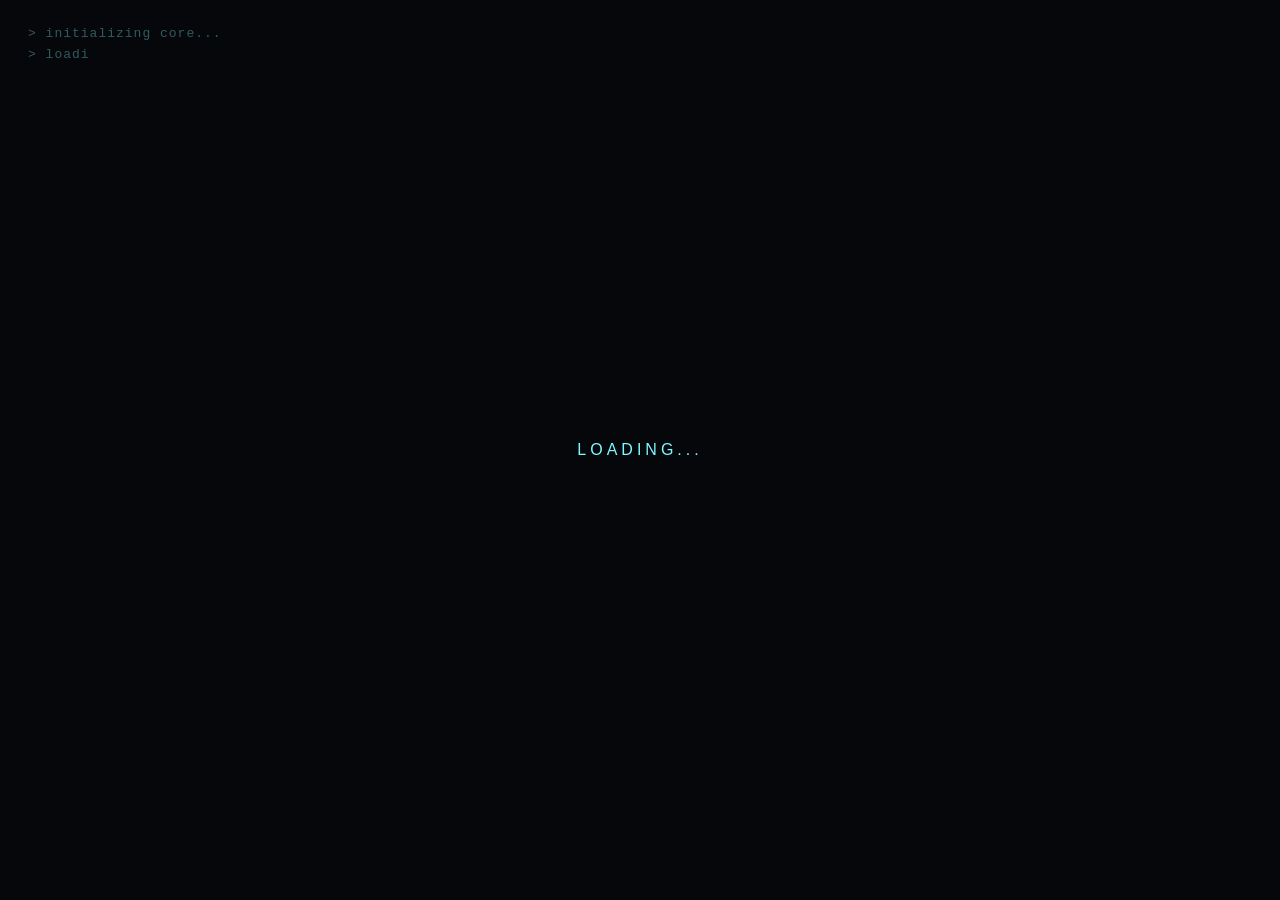
<file: index.html>
<!DOCTYPE html>
<html lang="en">
<head>

  <meta charset="UTF-8" />
  <meta name="viewport" content="width=device-width, initial-scale=1.0" />

  <title>Cliff Jiang Portfolio</title>

  <link rel="stylesheet" href="style.css" />
</head>

<body>
  <!-- =========================================================
    LOADING SCREEN
      Shows the fake terminal boot sequence before the site opens.
       Controlled by script.js through:
        #code-log
        hide-loading
  ========================================================== -->
  <section id="loading-screen" class="screen loading-screen" aria-label="Loading screen">
    <div class="code-log" id="code-log"></div>
    <div class="loading-text">LOADING...</div>
  </section>


  <!-- =========================================================
    START SCREEN
      First interactive screen after loading.
       User clicks or presses a key to enter the main portfolio map.
       Controlled by script.js through:
        start-exit
  ========================================================== -->
  <section id="start-screen" class="screen start-screen" aria-label="Start screen">
    <div class="start-content">
      <h1>WELCOME ABOARD</h1>
      <p>You have arrived at Cliff Jiang's portfolio</p>
      <div class="press-text">PRESS TO OPEN</div>
    </div>
  </section>


  <!-- =========================================================
    MAIN MAP SCREEN
      Main visual area of the website.
       Includes:
        map background
        dark overlay
        grid overlay
        right-side navigation UI
        temporary title text(will be replaced after map update)
       Controlled by script.js through:
        .map-active
  ========================================================== -->
  <main id="map-screen" class="screen map-screen" aria-label="Project map screen">
    <!-- =======================================================
  MAP WORLD
    This layer contains the actual map image and clickable map points.
    JS will zoom this whole layer toward the selected point.
======================================================== -->
<div class="map-world" id="mapWorld">
  <!-- Background image layer -->
  <div class="map-bg" aria-hidden="true"></div>

  <!-- Clickable points on the map.
       --x and --y decide the point position on screen.
       data-section must match the right-side UI button.
       data-url is the page to open after the animation.
  -->
  <div class="map-points" aria-label="Map interaction points">
    <button
      class="map-point"
      type="button"
      data-section="about"
      data-url="about.html"
      style="--x: 42%; --y: 38%;"
      aria-label="Open About page"
    >
      <span class="point-core"></span>
      <span class="point-label">ABOUT</span>
    </button>

    <button
      class="map-point"
      type="button"
      data-section="game"
      data-url="game.html"
      style="--x: 54%; --y: 52%;"
      aria-label="Open Game portfolio page"
    >
      <span class="point-core"></span>
      <span class="point-label">GAME</span>
    </button>

    <button
      class="map-point"
      type="button"
      data-section="art"
      data-url="art.html"
      style="--x: 34%; --y: 58%;"
      aria-label="Open Art Work portfolio page"
    >
      <span class="point-core"></span>
      <span class="point-label">ART</span>
    </button>

    <button
      class="map-point"
      type="button"
      data-section="sound"
      data-url="sound.html"
      style="--x: 62%; --y: 34%;"
      aria-label="Open Sound portfolio page"
    >
      <span class="point-core"></span>
      <span class="point-label">SOUND</span>
    </button>

    <button
      class="map-point"
      type="button"
      data-section="cv"
      data-url="cv.html"
      style="--x: 47%; --y: 67%;"
      aria-label="Open CV page"
    >
      <span class="point-core"></span>
      <span class="point-label">CV</span>
    </button>

    <button
      class="map-point"
      type="button"
      data-section="contact"
      data-url="contact.html"
      style="--x: 70%; --y: 60%;"
      aria-label="Open Contact page"
    >
      <span class="point-core"></span>
      <span class="point-label">CONTACT</span>
    </button>
  </div>
</div>

<!-- Dark gradient / vignette overlay -->
<div class="map-overlay" aria-hidden="true"></div>

<!-- Sci-fi grid overlay -->
<div class="map-grid" aria-hidden="true"></div>

<!-- Four edge lines that move toward the selected map point -->
<div class="target-lines" id="targetLines" aria-hidden="true">
  <span class="target-line line-top"></span>
  <span class="target-line line-bottom"></span>
  <span class="target-line line-left"></span>
  <span class="target-line line-right"></span>
</div>


    <!-- =======================================================
      RIGHT SIDE UI
         Current navigation structure:
          ABOUT
          PORTFOLIO
            GAME
            ART WORK
            SOUND
          CV
          CONTACT
    ======================================================== -->
    <aside class="right-ui" aria-label="Right side interface">
      <nav class="right-nav" id="rightNav" aria-label="Main navigation">
        <!-- About button -->
        <button class="nav-block" type="button" data-section="about">
          <span class="nav-label">ABOUT</span>
        </button>


        <!-- Portfolio parent block -->
        <div class="nav-group portfolio-group" id="portfolioGroup">
          <button
            class="nav-block portfolio-main"
            id="portfolioBtn"
            type="button"
            aria-expanded="false"
            aria-controls="portfolioSubmenu"
          >
            <span class="nav-label">PORTFOLIO</span>
            <span class="nav-arrow" aria-hidden="true">⌄</span>
          </button>

          <!-- Portfolio child blocks -->
          <div class="portfolio-submenu" id="portfolioSubmenu">
            <button class="sub-block" type="button" data-section="game">
              GAME
            </button>

            <button class="sub-block" type="button" data-section="art">
              ART WORK
            </button>

            <button class="sub-block" type="button" data-section="sound">
              SOUND
            </button>
          </div>
        </div>


        <!-- CV button -->
        <button class="nav-block" type="button" data-section="cv">
          <span class="nav-label">CV</span>
        </button>


        <!-- Contact button -->
        <button class="nav-block" type="button" data-section="contact">
          <span class="nav-label">CONTACT</span>
        </button>
      </nav>
    </aside>


    <!-- Temporary center title. This will be replaced by actual content panels. -->
    <!-- <h2 class="map-title">PROJECT MAP</h2> -->
  </main>


  <!-- Main JavaScript -->
  <script src="script.js"></script>
</body>
</html>
</file>
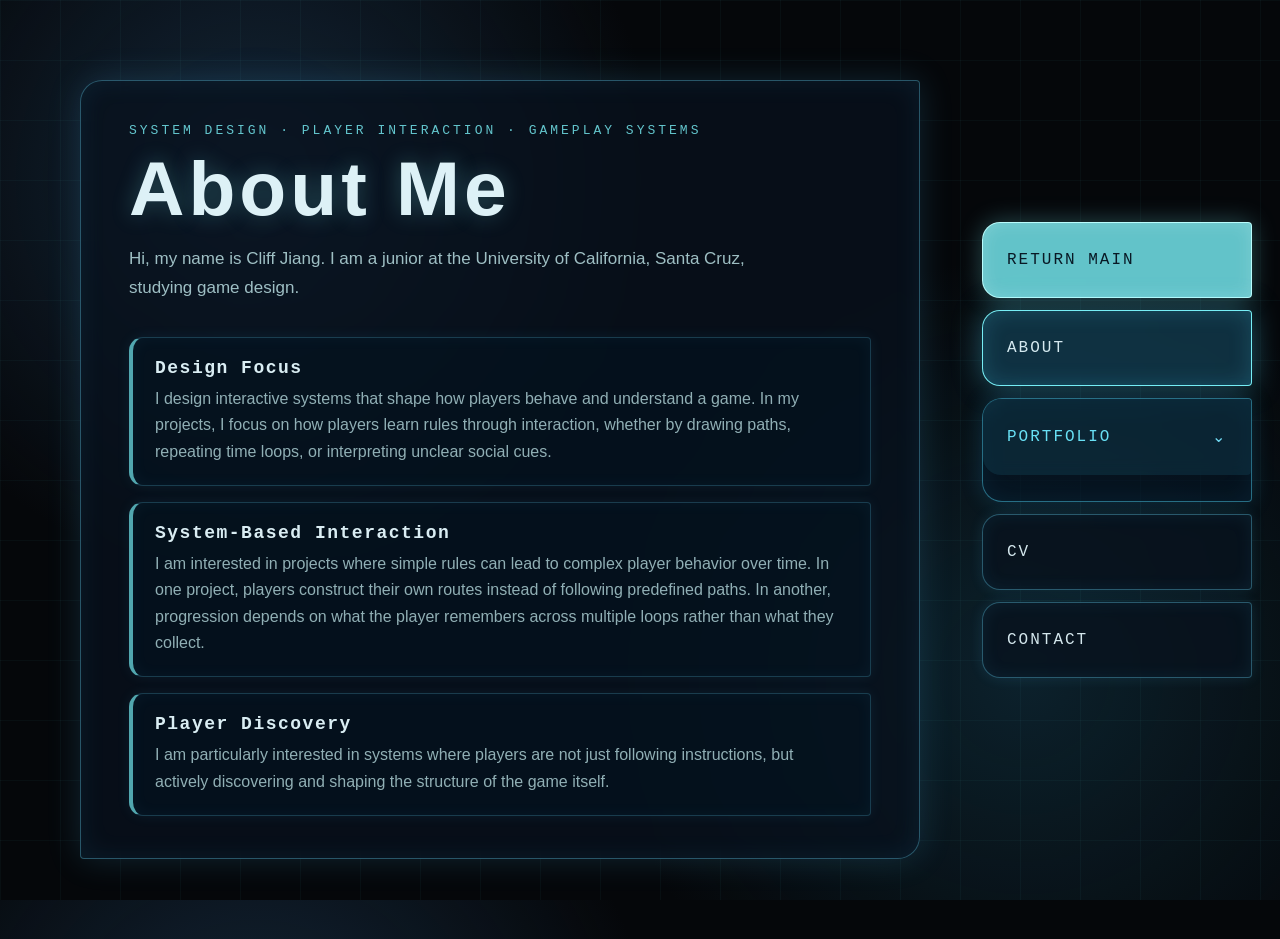
<file: about.html>
<!DOCTYPE html>
<html lang="en">
<head>
  <meta charset="UTF-8" />
  <meta name="viewport" content="width=device-width, initial-scale=1.0" />

  <title>About - Cliff Jiang Portfolio</title>

  <link rel="stylesheet" href="style.css" />
  <link rel="stylesheet" href="subpage.css" />
</head>

<body class="subpage" data-page="about">
  <div class="subpage-grid" aria-hidden="true"></div>

  <main class="subpage-main">
    <section class="subpage-panel">
      <p class="subpage-kicker">SYSTEM DESIGN · PLAYER INTERACTION · GAMEPLAY SYSTEMS</p>

      <h1>About Me</h1>

      <p class="subpage-intro">
        Hi, my name is Cliff Jiang. I am a junior at the University of California,
        Santa Cruz, studying game design.
      </p>

      <div class="subpage-content">
        <article class="project-card">
          <h2>Design Focus</h2>
          <p>
            I design interactive systems that shape how players behave and understand
            a game. In my projects, I focus on how players learn rules through
            interaction, whether by drawing paths, repeating time loops, or interpreting
            unclear social cues.
          </p>
        </article>

        <article class="project-card">
          <h2>System-Based Interaction</h2>
          <p>
            I am interested in projects where simple rules can lead to complex player
            behavior over time. In one project, players construct their own routes
            instead of following predefined paths. In another, progression depends on
            what the player remembers across multiple loops rather than what they
            collect.
          </p>
        </article>

        <article class="project-card">
          <h2>Player Discovery</h2>
          <p>
            I am particularly interested in systems where players are not just following
            instructions, but actively discovering and shaping the structure of the game
            itself.
          </p>
        </article>
      </div>
    </section>
  </main>

  <aside class="right-ui subpage-right-ui" aria-label="Right side interface">
    <nav class="right-nav" aria-label="Subpage navigation">
      <button class="nav-block return-main" id="returnMainBtn" type="button">
        <span class="nav-label">RETURN MAIN</span>
      </button>

      <button class="nav-block active" type="button" data-url="about.html">
        <span class="nav-label">ABOUT</span>
      </button>

      <div class="nav-group portfolio-group" id="portfolioGroup">
        <button
          class="nav-block portfolio-main"
          id="portfolioBtn"
          type="button"
          aria-expanded="false"
          aria-controls="portfolioSubmenu"
        >
          <span class="nav-label">PORTFOLIO</span>
          <span class="nav-arrow" aria-hidden="true">⌄</span>
        </button>

        <div class="portfolio-submenu" id="portfolioSubmenu">
          <button class="sub-block" type="button" data-url="game.html">
            GAME
          </button>

          <button class="sub-block" type="button" data-url="art.html">
            ART WORK
          </button>

          <button class="sub-block" type="button" data-url="sound.html">
            SOUND
          </button>
        </div>
      </div>

      <button class="nav-block" type="button" data-url="cv.html">
        <span class="nav-label">CV</span>
      </button>

      <button class="nav-block" type="button" data-url="contact.html">
        <span class="nav-label">CONTACT</span>
      </button>
    </nav>
  </aside>

  <script src="subpage.js"></script>
</body>
</html>
</file>
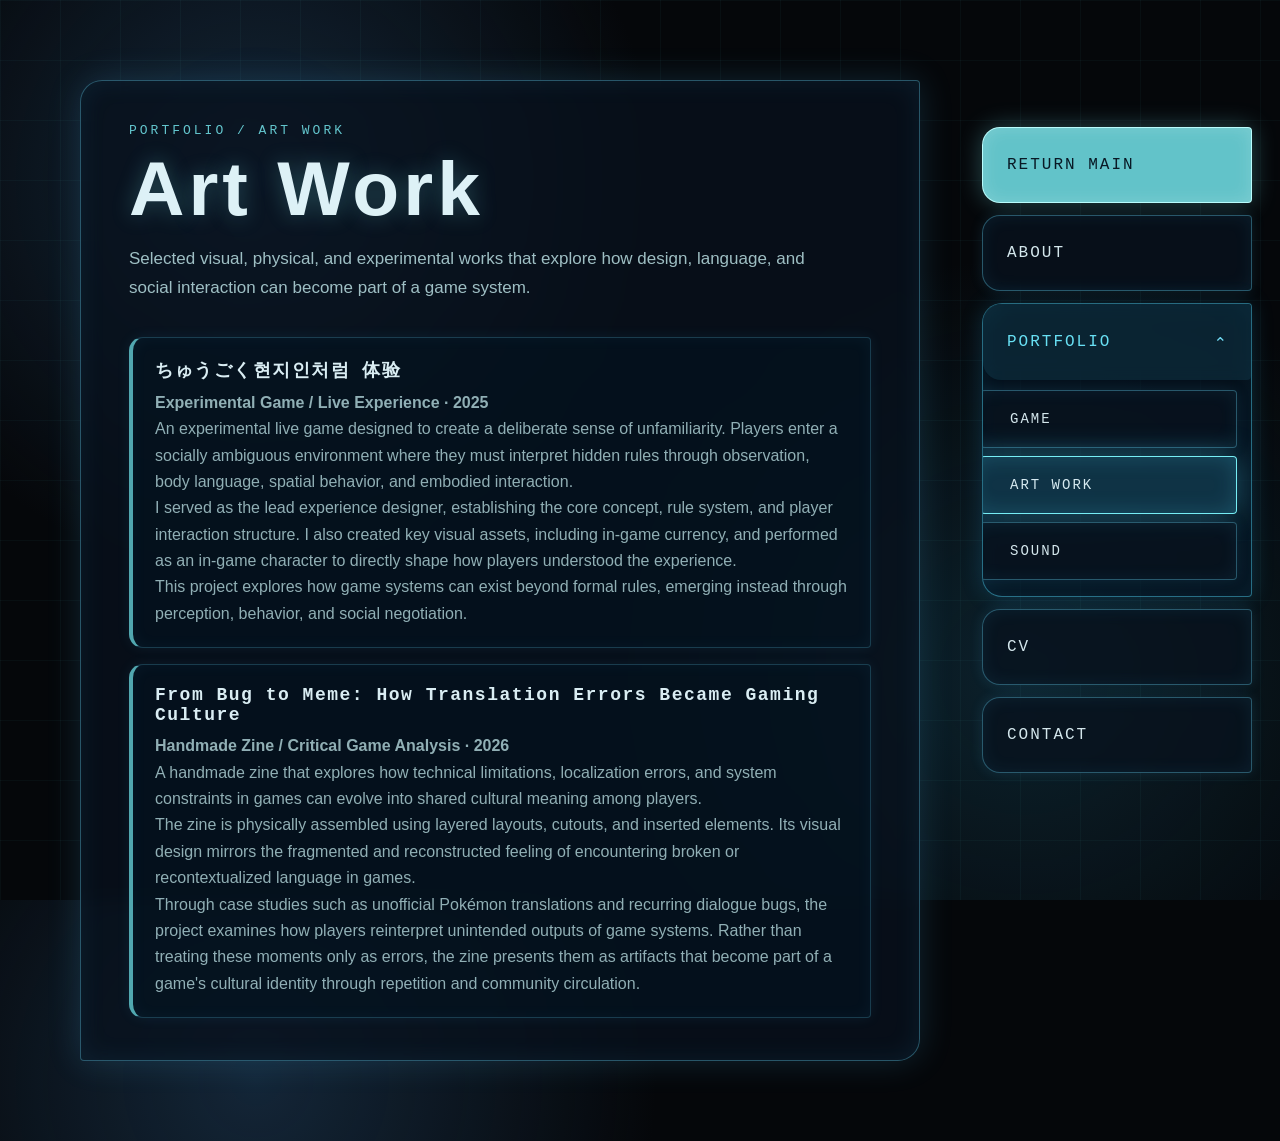
<file: art.html>
<!DOCTYPE html>
<html lang="en">
<head>
  <meta charset="UTF-8" />
  <meta name="viewport" content="width=device-width, initial-scale=1.0" />

  <title>Art Work - Cliff Jiang Portfolio</title>

  <link rel="stylesheet" href="style.css" />
  <link rel="stylesheet" href="subpage.css" />
</head>

<body class="subpage" data-page="art">
  <div class="subpage-grid" aria-hidden="true"></div>

  <main class="subpage-main">
    <section class="subpage-panel">
      <p class="subpage-kicker">PORTFOLIO / ART WORK</p>

      <h1>Art Work</h1>

      <p class="subpage-intro">
        Selected visual, physical, and experimental works that explore how design,
        language, and social interaction can become part of a game system.
      </p>

      <div class="subpage-content">
        <article class="project-card">
          <h2>ちゅうごく현지인처럼 体验</h2>

          <p>
            <strong>Experimental Game / Live Experience · 2025</strong>
          </p>

          <p>
            An experimental live game designed to create a deliberate sense of
            unfamiliarity. Players enter a socially ambiguous environment where they
            must interpret hidden rules through observation, body language, spatial
            behavior, and embodied interaction.
          </p>

          <p>
            I served as the lead experience designer, establishing the core concept,
            rule system, and player interaction structure. I also created key visual
            assets, including in-game currency, and performed as an in-game character
            to directly shape how players understood the experience.
          </p>

          <p>
            This project explores how game systems can exist beyond formal rules,
            emerging instead through perception, behavior, and social negotiation.
          </p>
        </article>

        <article class="project-card">
          <h2>From Bug to Meme: How Translation Errors Became Gaming Culture</h2>

          <p>
            <strong>Handmade Zine / Critical Game Analysis · 2026</strong>
          </p>

          <p>
            A handmade zine that explores how technical limitations, localization
            errors, and system constraints in games can evolve into shared cultural
            meaning among players.
          </p>

          <p>
            The zine is physically assembled using layered layouts, cutouts, and
            inserted elements. Its visual design mirrors the fragmented and
            reconstructed feeling of encountering broken or recontextualized language
            in games.
          </p>

          <p>
            Through case studies such as unofficial Pokémon translations and recurring
            dialogue bugs, the project examines how players reinterpret unintended
            outputs of game systems. Rather than treating these moments only as
            errors, the zine presents them as artifacts that become part of a game's
            cultural identity through repetition and community circulation.
          </p>
        </article>
      </div>
    </section>
  </main>

  <aside class="right-ui subpage-right-ui" aria-label="Right side interface">
    <nav class="right-nav" aria-label="Subpage navigation">
      <button class="nav-block return-main" id="returnMainBtn" type="button">
        <span class="nav-label">RETURN MAIN</span>
      </button>

      <button class="nav-block" type="button" data-url="about.html">
        <span class="nav-label">ABOUT</span>
      </button>

      <div class="nav-group portfolio-group open" id="portfolioGroup">
        <button
          class="nav-block portfolio-main"
          id="portfolioBtn"
          type="button"
          aria-expanded="true"
          aria-controls="portfolioSubmenu"
        >
          <span class="nav-label">PORTFOLIO</span>
          <span class="nav-arrow" aria-hidden="true">⌄</span>
        </button>

        <div class="portfolio-submenu" id="portfolioSubmenu">
          <button class="sub-block" type="button" data-url="game.html">
            GAME
          </button>

          <button class="sub-block active" type="button" data-url="art.html">
            ART WORK
          </button>

          <button class="sub-block" type="button" data-url="sound.html">
            SOUND
          </button>
        </div>
      </div>

      <button class="nav-block" type="button" data-url="cv.html">
        <span class="nav-label">CV</span>
      </button>

      <button class="nav-block" type="button" data-url="contact.html">
        <span class="nav-label">CONTACT</span>
      </button>
    </nav>
  </aside>

  <script src="subpage.js"></script>
</body>
</html>
</file>
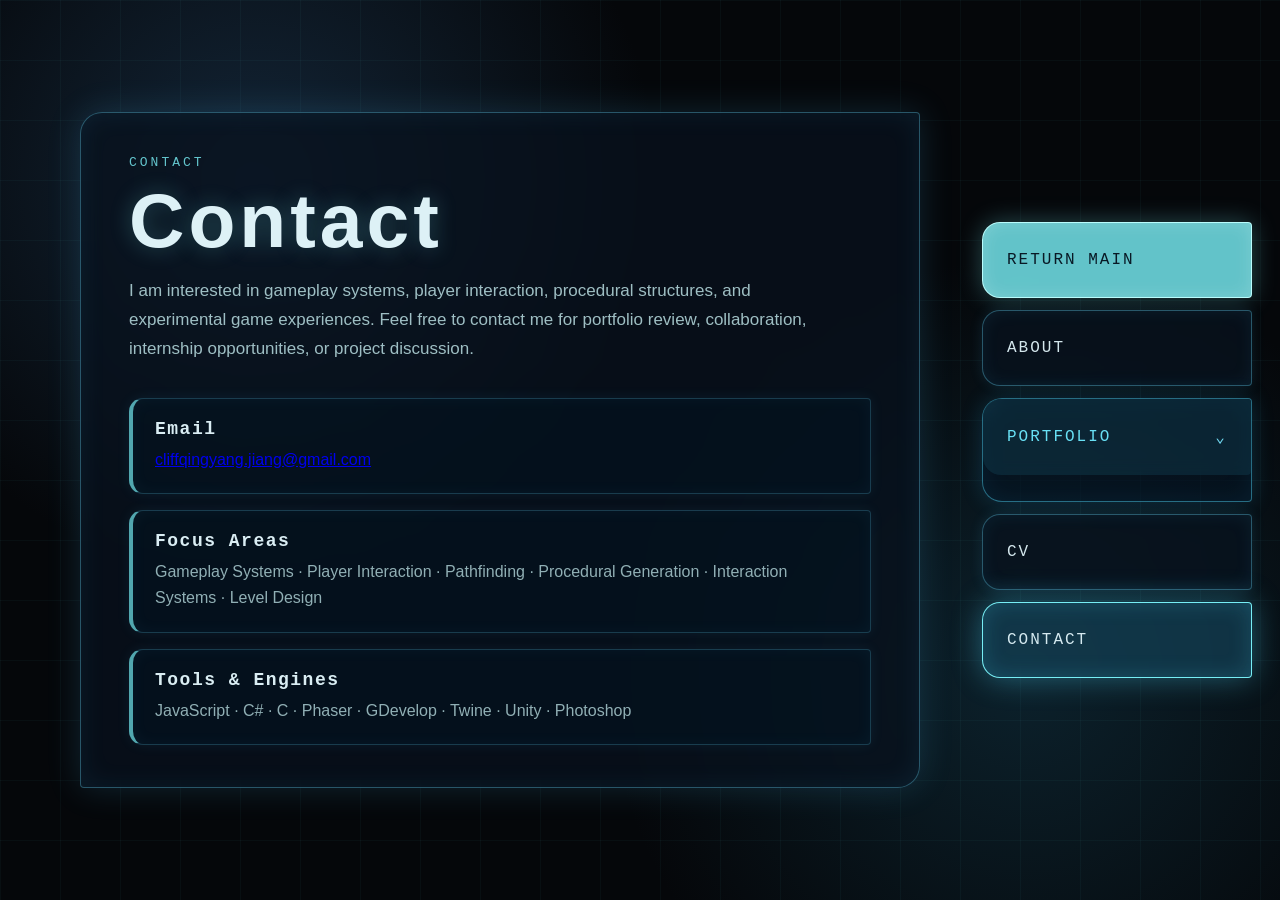
<file: contact.html>
<!DOCTYPE html>
<html lang="en">
<head>
  <meta charset="UTF-8" />
  <meta name="viewport" content="width=device-width, initial-scale=1.0" />

  <title>Contact - Cliff Jiang Portfolio</title>

  <link rel="stylesheet" href="style.css" />
  <link rel="stylesheet" href="subpage.css" />
</head>

<body class="subpage" data-page="contact">
  <div class="subpage-grid" aria-hidden="true"></div>

  <main class="subpage-main">
    <section class="subpage-panel">
      <p class="subpage-kicker">CONTACT</p>

      <h1>Contact</h1>

      <p class="subpage-intro">
        I am interested in gameplay systems, player interaction, procedural
        structures, and experimental game experiences. Feel free to contact me
        for portfolio review, collaboration, internship opportunities, or project
        discussion.
      </p>

      <div class="subpage-content">
        <article class="project-card">
          <h2>Email</h2>

          <p>
            <a href="mailto:cliffqingyang.jiang@gmail.com">
              cliffqingyang.jiang@gmail.com
            </a>
          </p>
        </article>

        <article class="project-card">
          <h2>Focus Areas</h2>

          <p>
            Gameplay Systems · Player Interaction · Pathfinding · Procedural
            Generation · Interaction Systems · Level Design
          </p>
        </article>

        <article class="project-card">
          <h2>Tools & Engines</h2>

          <p>
            JavaScript · C# · C · Phaser · GDevelop · Twine · Unity · Photoshop
          </p>
        </article>
      </div>
    </section>
  </main>

  <aside class="right-ui subpage-right-ui" aria-label="Right side interface">
    <nav class="right-nav" aria-label="Subpage navigation">
      <button class="nav-block return-main" id="returnMainBtn" type="button">
        <span class="nav-label">RETURN MAIN</span>
      </button>

      <button class="nav-block" type="button" data-url="about.html">
        <span class="nav-label">ABOUT</span>
      </button>

      <div class="nav-group portfolio-group" id="portfolioGroup">
        <button
          class="nav-block portfolio-main"
          id="portfolioBtn"
          type="button"
          aria-expanded="false"
          aria-controls="portfolioSubmenu"
        >
          <span class="nav-label">PORTFOLIO</span>
          <span class="nav-arrow" aria-hidden="true">⌄</span>
        </button>

        <div class="portfolio-submenu" id="portfolioSubmenu">
          <button class="sub-block" type="button" data-url="game.html">
            GAME
          </button>

          <button class="sub-block" type="button" data-url="art.html">
            ART WORK
          </button>

          <button class="sub-block" type="button" data-url="sound.html">
            SOUND
          </button>
        </div>
      </div>

      <button class="nav-block" type="button" data-url="cv.html">
        <span class="nav-label">CV</span>
      </button>

      <button class="nav-block active" type="button" data-url="contact.html">
        <span class="nav-label">CONTACT</span>
      </button>
    </nav>
  </aside>

  <script src="subpage.js"></script>
</body>
</html>
</file>
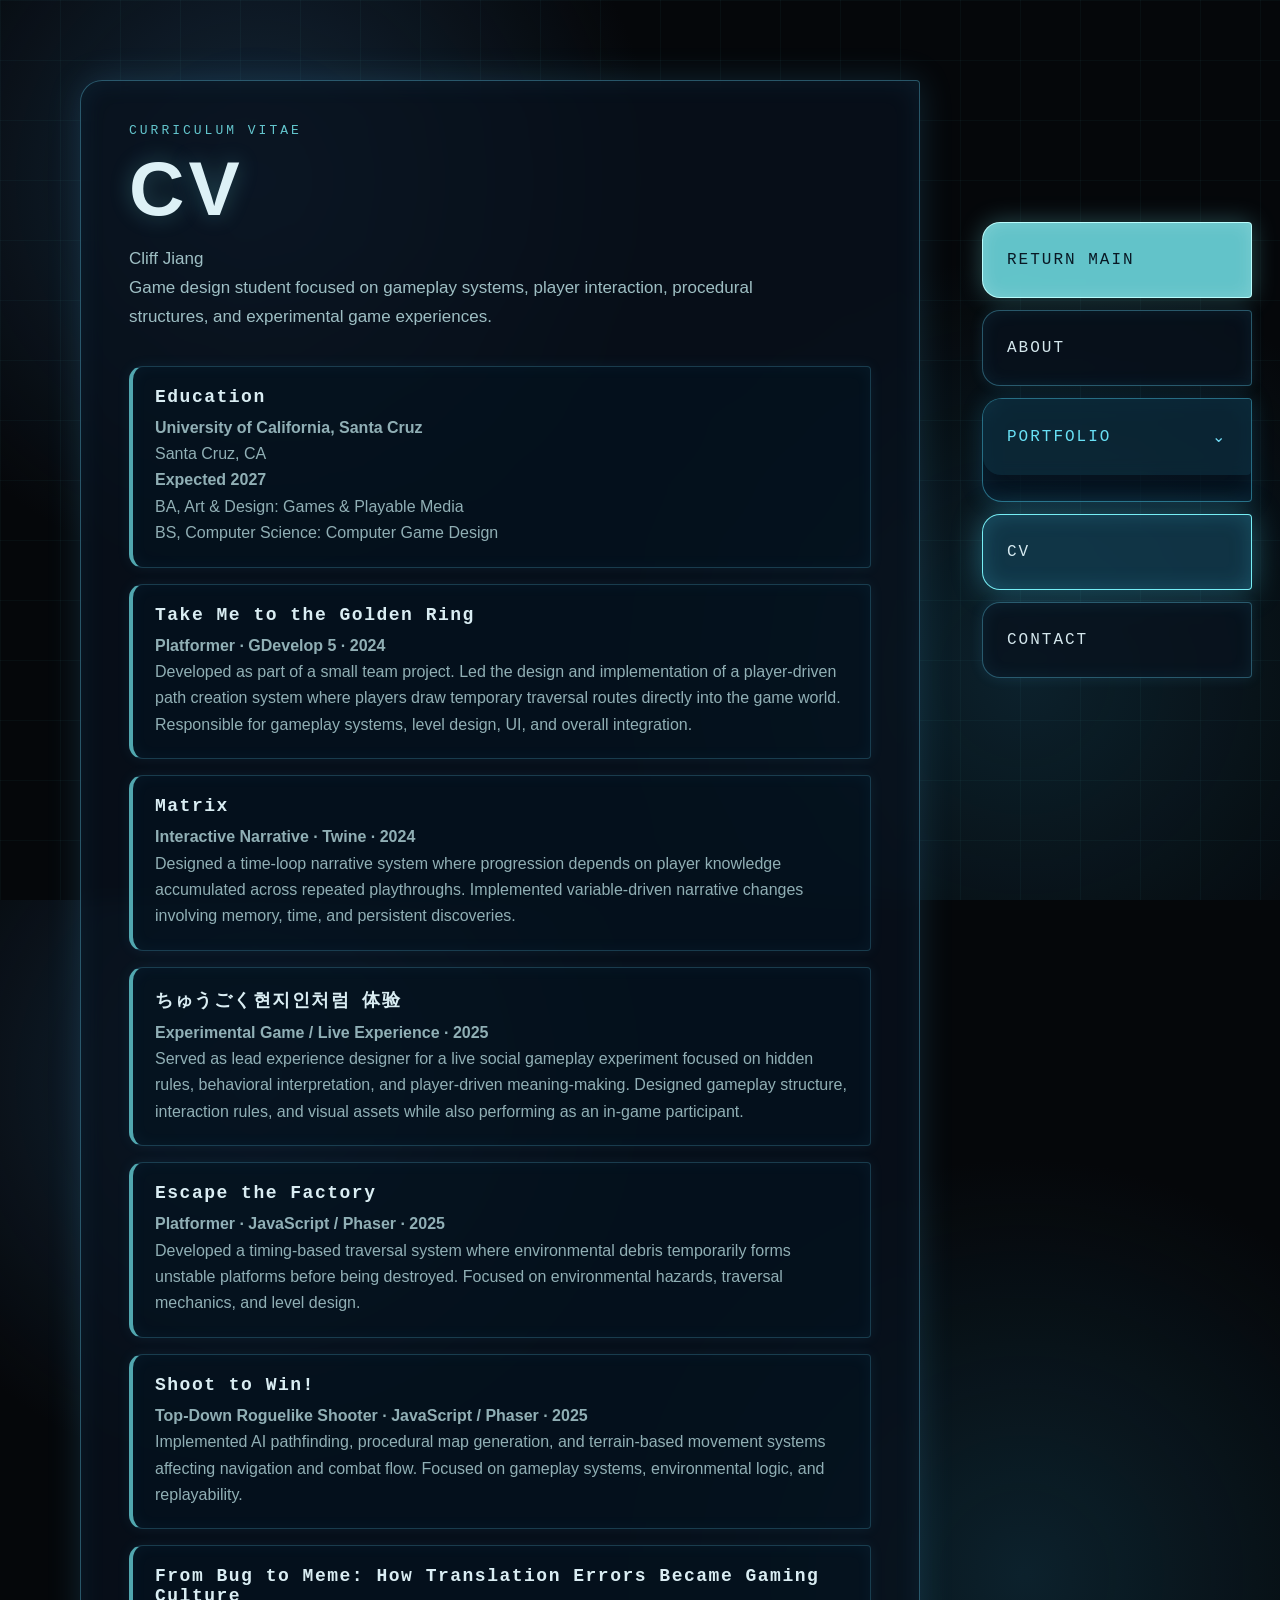
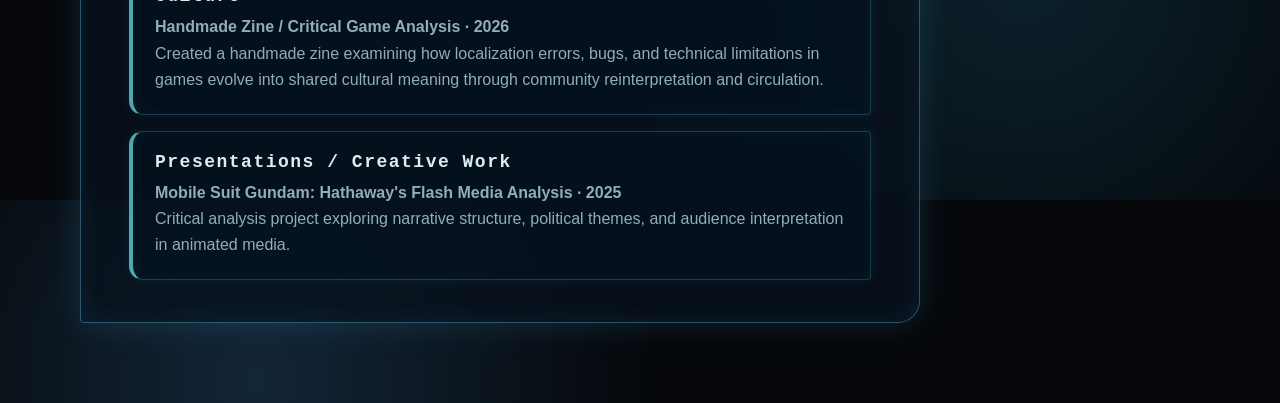
<file: cv.html>
<!DOCTYPE html>
<html lang="en">
<head>
  <meta charset="UTF-8" />
  <meta name="viewport" content="width=device-width, initial-scale=1.0" />

  <title>CV - Cliff Jiang Portfolio</title>

  <link rel="stylesheet" href="style.css" />
  <link rel="stylesheet" href="subpage.css" />
</head>

<body class="subpage" data-page="cv">
  <div class="subpage-grid" aria-hidden="true"></div>

  <main class="subpage-main">
    <section class="subpage-panel">
      <p class="subpage-kicker">CURRICULUM VITAE</p>

      <h1>CV</h1>

      <p class="subpage-intro">
        Cliff Jiang<br />
        Game design student focused on gameplay systems, player interaction,
        procedural structures, and experimental game experiences.
      </p>

      <div class="subpage-content">
        <article class="project-card">
          <h2>Education</h2>

          <p>
            <strong>University of California, Santa Cruz</strong><br />
            Santa Cruz, CA
          </p>

          <p>
            <strong>Expected 2027</strong><br />
            BA, Art &amp; Design: Games &amp; Playable Media<br />
            BS, Computer Science: Computer Game Design
          </p>
        </article>

        <article class="project-card">
          <h2>Take Me to the Golden Ring</h2>

          <p>
            <strong>Platformer · GDevelop 5 · 2024</strong>
          </p>

          <p>
            Developed as part of a small team project. Led the design and
            implementation of a player-driven path creation system where players
            draw temporary traversal routes directly into the game world.
            Responsible for gameplay systems, level design, UI, and overall
            integration.
          </p>
        </article>

        <article class="project-card">
          <h2>Matrix</h2>

          <p>
            <strong>Interactive Narrative · Twine · 2024</strong>
          </p>

          <p>
            Designed a time-loop narrative system where progression depends on
            player knowledge accumulated across repeated playthroughs.
            Implemented variable-driven narrative changes involving memory,
            time, and persistent discoveries.
          </p>
        </article>

        <article class="project-card">
          <h2>ちゅうごく현지인처럼 体验</h2>

          <p>
            <strong>Experimental Game / Live Experience · 2025</strong>
          </p>

          <p>
            Served as lead experience designer for a live social gameplay
            experiment focused on hidden rules, behavioral interpretation, and
            player-driven meaning-making. Designed gameplay structure,
            interaction rules, and visual assets while also performing as an
            in-game participant.
          </p>
        </article>

        <article class="project-card">
          <h2>Escape the Factory</h2>

          <p>
            <strong>Platformer · JavaScript / Phaser · 2025</strong>
          </p>

          <p>
            Developed a timing-based traversal system where environmental debris
            temporarily forms unstable platforms before being destroyed. Focused
            on environmental hazards, traversal mechanics, and level design.
          </p>
        </article>

        <article class="project-card">
          <h2>Shoot to Win!</h2>

          <p>
            <strong>Top-Down Roguelike Shooter · JavaScript / Phaser · 2025</strong>
          </p>

          <p>
            Implemented AI pathfinding, procedural map generation, and
            terrain-based movement systems affecting navigation and combat flow.
            Focused on gameplay systems, environmental logic, and replayability.
          </p>
        </article>

        <article class="project-card">
          <h2>From Bug to Meme: How Translation Errors Became Gaming Culture</h2>

          <p>
            <strong>Handmade Zine / Critical Game Analysis · 2026</strong>
          </p>

          <p>
            Created a handmade zine examining how localization errors, bugs, and
            technical limitations in games evolve into shared cultural meaning
            through community reinterpretation and circulation.
          </p>
        </article>

        <article class="project-card">
          <h2>Presentations / Creative Work</h2>

          <p>
            <strong>Mobile Suit Gundam: Hathaway's Flash Media Analysis · 2025</strong>
          </p>

          <p>
            Critical analysis project exploring narrative structure, political
            themes, and audience interpretation in animated media.
          </p>
        </article>
      </div>
    </section>
  </main>

  <aside class="right-ui subpage-right-ui" aria-label="Right side interface">
    <nav class="right-nav" aria-label="Subpage navigation">
      <button class="nav-block return-main" id="returnMainBtn" type="button">
        <span class="nav-label">RETURN MAIN</span>
      </button>

      <button class="nav-block" type="button" data-url="about.html">
        <span class="nav-label">ABOUT</span>
      </button>

      <div class="nav-group portfolio-group" id="portfolioGroup">
        <button
          class="nav-block portfolio-main"
          id="portfolioBtn"
          type="button"
          aria-expanded="false"
          aria-controls="portfolioSubmenu"
        >
          <span class="nav-label">PORTFOLIO</span>
          <span class="nav-arrow" aria-hidden="true">⌄</span>
        </button>

        <div class="portfolio-submenu" id="portfolioSubmenu">
          <button class="sub-block" type="button" data-url="game.html">
            GAME
          </button>

          <button class="sub-block" type="button" data-url="art.html">
            ART WORK
          </button>

          <button class="sub-block" type="button" data-url="sound.html">
            SOUND
          </button>
        </div>
      </div>

      <button class="nav-block active" type="button" data-url="cv.html">
        <span class="nav-label">CV</span>
      </button>

      <button class="nav-block" type="button" data-url="contact.html">
        <span class="nav-label">CONTACT</span>
      </button>
    </nav>
  </aside>

  <script src="subpage.js"></script>
</body>
</html>
</file>
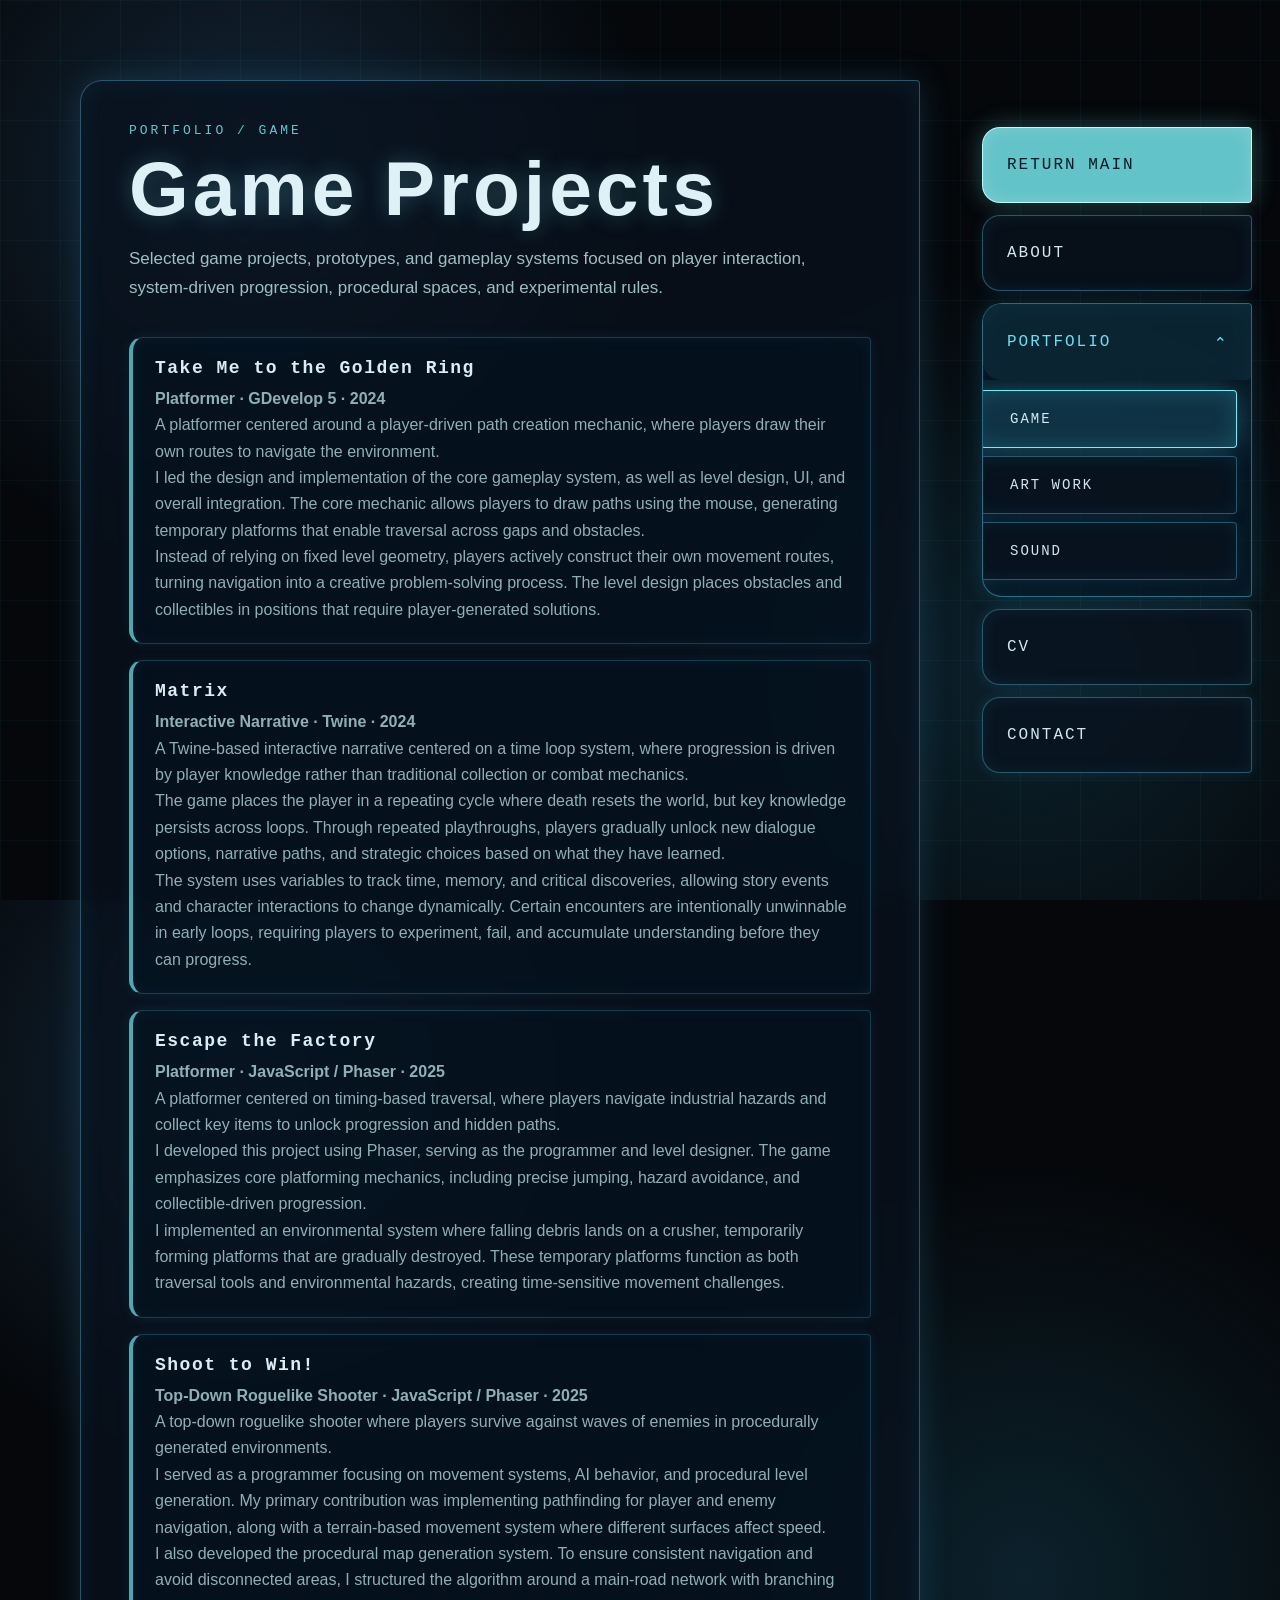
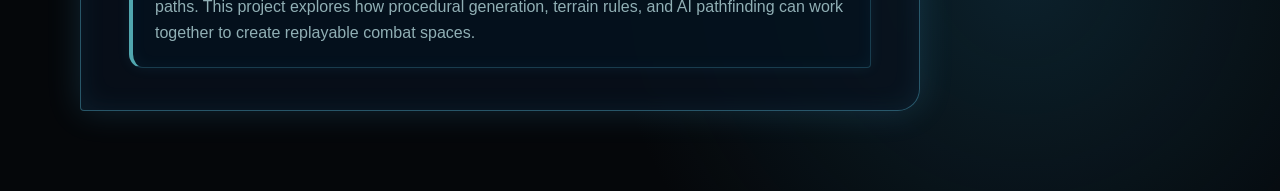
<file: game.html>
<!DOCTYPE html>
<html lang="en">
<head>
  <meta charset="UTF-8" />
  <meta name="viewport" content="width=device-width, initial-scale=1.0" />

  <title>Game - Cliff Jiang Portfolio</title>

  <link rel="stylesheet" href="style.css" />
  <link rel="stylesheet" href="subpage.css" />
</head>

<body class="subpage" data-page="game">
  <div class="subpage-grid" aria-hidden="true"></div>

  <main class="subpage-main">
    <section class="subpage-panel">
      <p class="subpage-kicker">PORTFOLIO / GAME</p>

      <h1>Game Projects</h1>

      <p class="subpage-intro">
        Selected game projects, prototypes, and gameplay systems focused on
        player interaction, system-driven progression, procedural spaces, and
        experimental rules.
      </p>

      <div class="subpage-content">
        <article class="project-card">
          <h2>Take Me to the Golden Ring</h2>

          <p>
            <strong>Platformer · GDevelop 5 · 2024</strong>
          </p>

          <p>
            A platformer centered around a player-driven path creation mechanic,
            where players draw their own routes to navigate the environment.
          </p>

          <p>
            I led the design and implementation of the core gameplay system, as
            well as level design, UI, and overall integration. The core mechanic
            allows players to draw paths using the mouse, generating temporary
            platforms that enable traversal across gaps and obstacles.
          </p>

          <p>
            Instead of relying on fixed level geometry, players actively construct
            their own movement routes, turning navigation into a creative
            problem-solving process. The level design places obstacles and
            collectibles in positions that require player-generated solutions.
          </p>
        </article>

        <article class="project-card">
          <h2>Matrix</h2>

          <p>
            <strong>Interactive Narrative · Twine · 2024</strong>
          </p>

          <p>
            A Twine-based interactive narrative centered on a time loop system,
            where progression is driven by player knowledge rather than
            traditional collection or combat mechanics.
          </p>

          <p>
            The game places the player in a repeating cycle where death resets
            the world, but key knowledge persists across loops. Through repeated
            playthroughs, players gradually unlock new dialogue options,
            narrative paths, and strategic choices based on what they have
            learned.
          </p>

          <p>
            The system uses variables to track time, memory, and critical
            discoveries, allowing story events and character interactions to
            change dynamically. Certain encounters are intentionally unwinnable
            in early loops, requiring players to experiment, fail, and accumulate
            understanding before they can progress.
          </p>
        </article>

        <article class="project-card">
          <h2>Escape the Factory</h2>

          <p>
            <strong>Platformer · JavaScript / Phaser · 2025</strong>
          </p>

          <p>
            A platformer centered on timing-based traversal, where players
            navigate industrial hazards and collect key items to unlock
            progression and hidden paths.
          </p>

          <p>
            I developed this project using Phaser, serving as the programmer and
            level designer. The game emphasizes core platforming mechanics,
            including precise jumping, hazard avoidance, and collectible-driven
            progression.
          </p>

          <p>
            I implemented an environmental system where falling debris lands on a
            crusher, temporarily forming platforms that are gradually destroyed.
            These temporary platforms function as both traversal tools and
            environmental hazards, creating time-sensitive movement challenges.
          </p>
        </article>

        <article class="project-card">
          <h2>Shoot to Win!</h2>

          <p>
            <strong>Top-Down Roguelike Shooter · JavaScript / Phaser · 2025</strong>
          </p>

          <p>
            A top-down roguelike shooter where players survive against waves of
            enemies in procedurally generated environments.
          </p>

          <p>
            I served as a programmer focusing on movement systems, AI behavior,
            and procedural level generation. My primary contribution was
            implementing pathfinding for player and enemy navigation, along with
            a terrain-based movement system where different surfaces affect
            speed.
          </p>

          <p>
            I also developed the procedural map generation system. To ensure
            consistent navigation and avoid disconnected areas, I structured the
            algorithm around a main-road network with branching paths. This
            project explores how procedural generation, terrain rules, and AI
            pathfinding can work together to create replayable combat spaces.
          </p>
        </article>
      </div>
    </section>
  </main>

  <aside class="right-ui subpage-right-ui" aria-label="Right side interface">
    <nav class="right-nav" aria-label="Subpage navigation">
      <button class="nav-block return-main" id="returnMainBtn" type="button">
        <span class="nav-label">RETURN MAIN</span>
      </button>

      <button class="nav-block" type="button" data-url="about.html">
        <span class="nav-label">ABOUT</span>
      </button>

      <div class="nav-group portfolio-group open" id="portfolioGroup">
        <button
          class="nav-block portfolio-main"
          id="portfolioBtn"
          type="button"
          aria-expanded="true"
          aria-controls="portfolioSubmenu"
        >
          <span class="nav-label">PORTFOLIO</span>
          <span class="nav-arrow" aria-hidden="true">⌄</span>
        </button>

        <div class="portfolio-submenu" id="portfolioSubmenu">
          <button class="sub-block active" type="button" data-url="game.html">
            GAME
          </button>

          <button class="sub-block" type="button" data-url="art.html">
            ART WORK
          </button>

          <button class="sub-block" type="button" data-url="sound.html">
            SOUND
          </button>
        </div>
      </div>

      <button class="nav-block" type="button" data-url="cv.html">
        <span class="nav-label">CV</span>
      </button>

      <button class="nav-block" type="button" data-url="contact.html">
        <span class="nav-label">CONTACT</span>
      </button>
    </nav>
  </aside>

  <script src="subpage.js"></script>
</body>
</html>
</file>
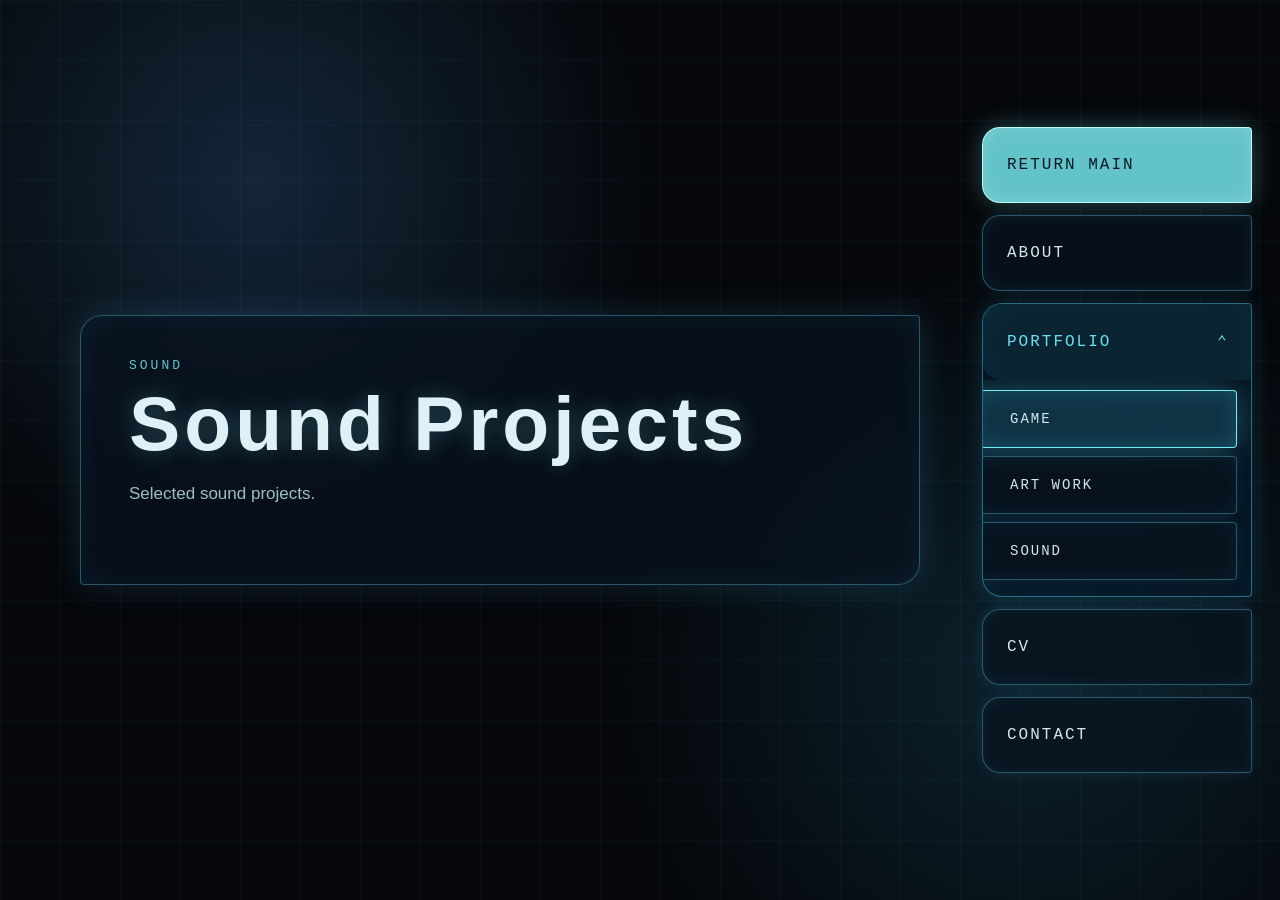
<file: sound.html>
<!DOCTYPE html>
<html lang="en">
<head>
  <meta charset="UTF-8" />
  <meta name="viewport" content="width=device-width, initial-scale=1.0" />

  <title>Sound - Cliff Jiang Portfolio</title>

  <link rel="stylesheet" href="style.css" />
  <link rel="stylesheet" href="subpage.css" />
</head>

<body class="subpage" data-page="sound">
  <div class="subpage-grid" aria-hidden="true"></div>

  <main class="subpage-main">
    <section class="subpage-panel">
      <p class="subpage-kicker">SOUND</p>

      <h1>Sound Projects</h1>

      <p class="subpage-intro">
        Selected sound projects.
      </p>

      
    </section>
  </main>

  <aside class="right-ui subpage-right-ui" aria-label="Right side interface">
    <nav class="right-nav" aria-label="Subpage navigation">
      <button class="nav-block return-main" id="returnMainBtn" type="button">
        <span class="nav-label">RETURN MAIN</span>
      </button>

      <button class="nav-block" type="button" data-url="about.html">
        <span class="nav-label">ABOUT</span>
      </button>

      <div class="nav-group portfolio-group open" id="portfolioGroup">
        <button
          class="nav-block portfolio-main"
          id="portfolioBtn"
          type="button"
          aria-expanded="true"
          aria-controls="portfolioSubmenu"
        >
          <span class="nav-label">PORTFOLIO</span>
          <span class="nav-arrow" aria-hidden="true">⌄</span>
        </button>

        <div class="portfolio-submenu" id="portfolioSubmenu">
          <button class="sub-block active" type="button" data-url="game.html">
            GAME
          </button>

          <button class="sub-block" type="button" data-url="art.html">
            ART WORK
          </button>

          <button class="sub-block" type="button" data-url="sound.html">
            SOUND
          </button>
        </div>
      </div>

      <button class="nav-block" type="button" data-url="cv.html">
        <span class="nav-label">CV</span>
      </button>

      <button class="nav-block" type="button" data-url="contact.html">
        <span class="nav-label">CONTACT</span>
      </button>
    </nav>
  </aside>

  <script src="subpage.js"></script>
</body>
</html>
</file>
<file: style.css>
/* =========================================================

   Structure:
   1. Global reset / design variables
   2. Shared screen layout
   3. Loading screen
   4. Start screen
   5. Map screen
   6. Navigation UI
   7. Portfolio submenu
   8. Animations
   9. Responsive layout
========================================================= */


/* =========================================================
   1. GLOBAL RESET / DESIGN VARIABLES
========================================================= */

:root {
  --color-bg: #05070a;
  --color-bg-soft: #08121e;
  --color-cyan: #7df9ff;
  --color-cyan-soft: rgba(125, 249, 255, 0.45);
  --color-text: rgba(230, 250, 255, 0.92);
  --color-muted: #b8dce0;

  --nav-width: 270px;
  --nav-right-offset: 28px;

  --transition-fast: 0.25s ease;
  --transition-medium: 0.45s ease;
  --transition-slow: 0.8s ease;
}

* {
  margin: 0;
  padding: 0;
  box-sizing: border-box;
}

html,
body {
  width: 100%;
  height: 100%;
}

body {
  background: var(--color-bg);
  color: white;
  font-family: Arial, sans-serif;
  overflow: hidden;
}

button {
  font: inherit;
}


/* =========================================================
   2. SHARED SCREEN LAYOUT
   All major screens cover the whole viewport.
========================================================= */

.screen {
  position: fixed;
  inset: 0;
  width: 100vw;
  height: 100vh;
}


/* =========================================================
   3. LOADING SCREEN
   Fake terminal boot sequence before the start screen.
   JS adds .hide-loading after the boot text finishes.
========================================================= */

.loading-screen {
  background: var(--color-bg);
  display: flex;
  align-items: center;
  justify-content: center;
  z-index: 30;
}

.loading-screen.hide-loading {
  opacity: 0;
  pointer-events: none;
  transition: opacity 0.6s ease;
}

.code-log {
  position: absolute;
  top: 24px;
  left: 28px;
  width: 420px;

  font-family: "Courier New", monospace;
  font-size: 13px;
  line-height: 1.6;
  letter-spacing: 1px;
  white-space: pre-line;

  color: rgba(125, 249, 255, 0.35);
  pointer-events: none;
}

.loading-text {
  color: var(--color-cyan);
  letter-spacing: 4px;
  animation: blink 1s infinite;
}


/* =========================================================
   4. START SCREEN
   First interactive screen after loading.
   JS adds .start-exit when the user enters the site.
========================================================= */

.start-screen {
  background:
    linear-gradient(rgba(5, 7, 10, 0.5), rgba(5, 7, 10, 0.9)),
    radial-gradient(circle at center, #183047, var(--color-bg) 70%);

  display: flex;
  align-items: center;
  justify-content: center;

  z-index: 20;
  transition: opacity var(--transition-slow);
}

.start-screen.start-exit {
  opacity: 0;
  pointer-events: none;
}

.start-content {
  text-align: center;
  transition:
    transform 0.8s cubic-bezier(0.22, 1, 0.36, 1),
    opacity 0.6s ease;
}

.start-screen.start-exit .start-content {
  transform: translateY(-80px);
  opacity: 0;
}

.start-content h1 {
  font-size: 64px;
  letter-spacing: 8px;
  margin-bottom: 16px;
}

.start-content p {
  color: var(--color-muted);
  letter-spacing: 2px;
  margin-bottom: 80px;
}

.press-text {
  color: var(--color-cyan);
  letter-spacing: 4px;
  animation: blink 1.2s infinite;
}


/* =========================================================
   5. MAP SCREEN
   Main portfolio screen.
   JS adds .map-active when the user enters the site.
========================================================= */

.map-screen {
  background:
    radial-gradient(circle at center, #183047, var(--color-bg) 70%);

  display: flex;
  align-items: center;
  justify-content: center;

  z-index: 10;
  overflow: hidden;

  opacity: 0;
  transform: scale(1.02);
  transition:
    opacity 0.8s ease,
    transform 0.8s ease;
}

.map-screen.map-active {
  opacity: 1;
  transform: scale(1);
}

.map-bg {
  position: absolute;
  inset: 0;

  background-image: url("assets/illustration-moon.png");
  background-size: cover;
  background-position: center;

  opacity: 0.82;
  animation: mapDrift 45s linear infinite;
}

.map-overlay {
  position: absolute;
  inset: 0;

  background:
    radial-gradient(circle at center, rgba(24, 48, 71, 0.25), rgba(5, 7, 10, 0.95) 90%),
    linear-gradient(rgba(5, 7, 10, 0.35), rgba(5, 7, 10, 0.75));

  pointer-events: none;
}

.map-grid {
  position: absolute;
  inset: 0;

  background-image:
    linear-gradient(rgba(125, 249, 255, 0.055) 1px, transparent 1px),
    linear-gradient(90deg, rgba(125, 249, 255, 0.055) 1px, transparent 1px);
  background-size: 60px 60px;

  opacity: 0.6;
  animation: mapMove 18s linear infinite;

  pointer-events: none;
}

.map-title {
  position: relative;
  z-index: 2;

  font-size: 48px;
  letter-spacing: 6px;
  color: var(--color-cyan);
}

.map-bg {
  z-index: 1;
}

.map-overlay {
  z-index: 2;
}

.map-grid {
  z-index: 3;
}

.map-title {
  z-index: 6;
}

/* =========================================================
  comment update later
   MAP WORLD / INTERACTION POINTS
   The map image and map points live inside .map-world.
   JS zooms this layer toward the selected point.
========================================================= */

.map-world {
  position: absolute;
  inset: 0;
  z-index: 1;

  transform-origin: var(--focus-x, 50%) var(--focus-y, 50%);
  transform: scale(1);

  transition:
    transform 0.85s cubic-bezier(0.22, 1, 0.36, 1),
    filter 0.85s ease;
}

.map-screen.is-focusing .map-world {
  transform: scale(1.55);
  filter: brightness(1.15) contrast(1.1);
}

.map-screen.is-focusing .map-bg {
  animation-play-state: paused;
}

.map-screen.is-leaving {
  opacity: 0;
  transition: opacity 0.45s ease;
}


.map-point {
  position: absolute;
  left: var(--x);
  top: var(--y);

  width: 26px;
  height: 26px;

  transform: translate(-50%, -50%);

  background: rgba(18, 38, 56, 0.92);
  border: 1px solid rgba(140, 245, 255, 0.95);
  border-radius: 6px;

  box-shadow:
    inset 0 0 16px rgba(125, 249, 255, 0.22),
    0 0 12px rgba(125, 249, 255, 0.45),
    0 0 26px rgba(125, 249, 255, 0.28);

  cursor: pointer;
  z-index: 3;

  transition:
    transform var(--transition-fast),
    border-color var(--transition-fast),
    box-shadow var(--transition-fast),
    background var(--transition-fast);
}

.map-point:hover,
.map-point.active {
  transform: translate(-50%, -50%) scale(1.28);

  border-color: rgba(180, 250, 255, 1);
  background: rgba(35, 85, 105, 0.95);

  box-shadow:
    inset 0 0 20px rgba(125, 249, 255, 0.32),
    0 0 18px rgba(125, 249, 255, 0.75),
    0 0 38px rgba(125, 249, 255, 0.45);
}

.map-point {
  animation: pointPulse 1.8s ease-in-out infinite;
}
@keyframes pointPulse {
  0%,
  100% {
    box-shadow:
      inset 0 0 16px rgba(125, 249, 255, 0.20),
      0 0 10px rgba(125, 249, 255, 0.35),
      0 0 22px rgba(125, 249, 255, 0.20);
  }

  50% {
    box-shadow:
      inset 0 0 18px rgba(125, 249, 255, 0.28),
      0 0 18px rgba(125, 249, 255, 0.65),
      0 0 34px rgba(125, 249, 255, 0.35);
  }
}

.point-core {
  position: absolute;
  inset: 6px;

  background: rgba(170, 250, 255, 1);
  border-radius: 3px;

  box-shadow:
    0 0 10px rgba(170, 250, 255, 0.95),
    0 0 18px rgba(125, 249, 255, 0.75),
    0 0 28px rgba(125, 249, 255, 0.45);
}

.point-label {
  position: absolute;
  left: 50%;
  bottom: calc(100% + 8px);

  transform: translateX(-50%);

  padding: 4px 8px;

  font-family: "Courier New", monospace;
  font-size: 11px;
  letter-spacing: 1.5px;
  white-space: nowrap;

  color: rgba(230, 250, 255, 0.9);
  background: rgba(5, 12, 20, 0.72);
  border: 1px solid rgba(125, 249, 255, 0.24);
  border-radius: 4px;

  opacity: 0;
  pointer-events: none;

  transition:
    opacity var(--transition-fast),
    transform var(--transition-fast);
}

.map-point:hover .point-label,
.map-point.active .point-label {
  opacity: 1;
  transform: translateX(-50%) translateY(-4px);
}


/* =========================================================
   TARGET LINES
   Four lines come from the screen edges and stop at the
   selected map point's box edge.
========================================================= */

.target-lines {
  position: absolute;
  inset: 0;
  z-index: 5;

  opacity: 0;
  pointer-events: none;

  transition: opacity 0.2s ease;
}

.map-screen.is-targeting .target-lines {
  opacity: 1;
}

.target-line {
  position: absolute;
  display: block;

  background: rgba(125, 249, 255, 0.9);

  box-shadow:
    0 0 8px rgba(125, 249, 255, 0.8),
    0 0 22px rgba(125, 249, 255, 0.45);
}

/* From top screen edge to the top edge of the target */
.line-top {
  left: var(--target-x, 50%);
  top: 0;

  width: 2px;
  height: var(--target-top, 50vh);

  transform: translateX(-50%) scaleY(0);
  transform-origin: top center;

  transition: transform 0.6s cubic-bezier(0.22, 1, 0.36, 1);
}

.map-screen.is-targeting .line-top {
  transform: translateX(-50%) scaleY(1);
}

/* From bottom screen edge to the bottom edge of the target */
.line-bottom {
  left: var(--target-x, 50%);
  top: var(--target-bottom, 50vh);

  width: 2px;
  height: calc(100vh - var(--target-bottom, 50vh));

  transform: translateX(-50%) scaleY(0);
  transform-origin: bottom center;

  transition: transform 0.6s cubic-bezier(0.22, 1, 0.36, 1);
}

.map-screen.is-targeting .line-bottom {
  transform: translateX(-50%) scaleY(1);
}

/* From left screen edge to the left edge of the target */
.line-left {
  left: 0;
  top: var(--target-y, 50%);

  width: var(--target-left, 50vw);
  height: 2px;

  transform: translateY(-50%) scaleX(0);
  transform-origin: left center;

  transition: transform 0.6s cubic-bezier(0.22, 1, 0.36, 1);
}

.map-screen.is-targeting .line-left {
  transform: translateY(-50%) scaleX(1);
}

/* From right screen edge to the right edge of the target */
.line-right {
  left: var(--target-right, 50vw);
  top: var(--target-y, 50%);

  width: calc(100vw - var(--target-right, 50vw));
  height: 2px;

  transform: translateY(-50%) scaleX(0);
  transform-origin: right center;

  transition: transform 0.6s cubic-bezier(0.22, 1, 0.36, 1);
}

.map-screen.is-targeting .line-right {
  transform: translateY(-50%) scaleX(1);
}

/* =========================================================
   6. NAVIGATION UI
   The menu is fixed on the right side of the screen.
========================================================= */

.right-ui {
  position: fixed;
  right: var(--nav-right-offset);
  top: 50%;
  transform: translateY(-50%);

  width: var(--nav-width);
  z-index: 40;
}

.right-nav {
  width: 100%;

  display: flex;
  flex-direction: column;
  gap: 12px;
}

.nav-block,
.portfolio-main,
.sub-block {
  font-family: "Courier New", monospace;
  letter-spacing: 2px;
  color: var(--color-text);

  background: rgba(8, 18, 30, 0.78);
  border: 1px solid rgba(105, 220, 255, 0.35);

  box-shadow:
    inset 0 0 18px rgba(80, 200, 255, 0.08),
    0 0 14px rgba(80, 200, 255, 0.12);

  backdrop-filter: blur(8px);
  cursor: pointer;

  transition:
    transform var(--transition-fast),
    border-color var(--transition-fast),
    box-shadow var(--transition-fast),
    background var(--transition-fast);
}

.nav-block,
.portfolio-main {
  width: 100%;
  height: 76px;
  padding: 0 24px;

  display: flex;
  align-items: center;

  border-radius: 18px 4px 4px 18px;
}

.nav-label {
  display: inline-block;
}

.nav-arrow {
  margin-left: auto;
  color: rgba(120, 230, 255, 0.95);
  transition: transform var(--transition-fast);
}

.nav-block:hover,
.portfolio-main:hover,
.sub-block:hover {
  transform: translateX(-6px);
  border-color: rgba(120, 235, 255, 0.8);

  box-shadow:
    inset 0 0 22px rgba(80, 220, 255, 0.13),
    0 0 24px rgba(80, 220, 255, 0.28);
}

.nav-block.active,
.sub-block.active {
  border-color: rgba(125, 249, 255, 0.95);

  background: rgba(20, 65, 85, 0.72);

  box-shadow:
    inset 0 0 22px rgba(80, 220, 255, 0.18),
    0 0 30px rgba(80, 220, 255, 0.36);
}

/* =========================================================
   7. PORTFOLIO SUBMENU
   Portfolio works as the parent block
   Child blocks are visually wrapped by the parent, but slightly
   extend to the left.
========================================================= */

.portfolio-group {
  position: relative;

  background: rgba(5, 20, 34, 0.62);
  border: 1px solid rgba(80, 220, 255, 0.45);
  border-radius: 20px 4px 4px 20px;

  box-shadow:
    inset 0 0 26px rgba(50, 190, 255, 0.08),
    0 0 22px rgba(50, 190, 255, 0.18);

  overflow: visible;
}

.portfolio-main {
  border: none;
  background: rgba(20, 65, 85, 0.42);
  box-shadow: none;
  color: rgba(110, 235, 255, 0.95);
}

.portfolio-submenu {
  display: flex;
  flex-direction: column;
  gap: 8px;

  padding: 10px 14px 16px 14px;

  max-height: 0;
  opacity: 0;
  overflow: hidden;

  transition:
    max-height 0.35s ease,
    opacity 0.25s ease;
}

.portfolio-group.open .portfolio-submenu {
  max-height: 240px;
  opacity: 1;
}

.portfolio-group.open .nav-arrow {
  transform: rotate(180deg);
}

.sub-block {
  height: 58px;

  /*
    This is the key visual trick:
    the child block is wider than the parent and moves left,
    so it looks like it grows out of the Portfolio block.
  */
  width: calc(100% + 28px);
  margin-left: -28px;
  padding-left: 40px;

  text-align: left;
  font-size: 14px;

  border-radius: 16px 4px 4px 16px;
}


/* =========================================================
   8. ANIMATIONS
========================================================= */

@keyframes blink {
  0%,
  100% {
    opacity: 1;
  }

  50% {
    opacity: 0.35;
  }
}

@keyframes mapMove {
  from {
    background-position: 0 0;
  }

  to {
    background-position: 0 600px;
  }
}

@keyframes mapDrift {
  from {
    transform: scale(1.05) translateY(0);
  }

  to {
    transform: scale(1.05) translateY(40px);
  }
}


/* =========================================================
   9. RESPONSIVE LAYOUT
   Need to redesign the mobile version
========================================================= */

@media (max-width: 800px) {
  .start-content h1 {
    font-size: 40px;
    letter-spacing: 4px;
  }

  .map-title {
    font-size: 32px;
    letter-spacing: 4px;
  }

  .right-ui {
    right: 16px;
    width: 220px;
  }

  .nav-block,
  .portfolio-main {
    height: 64px;
    padding: 0 18px;
  }

  .sub-block {
    height: 52px;
    width: calc(100% + 20px);
    margin-left: -20px;
    padding-left: 30px;
  }
}
</file>
<file: subpage.css>
/* =========================================================
   SUBPAGE TEMPLATE
   Shared layout for about / game / art / sound / cv / contact pages.
   These pages do not use the main map background.
========================================================= */

body.subpage {
  overflow-x: hidden;
  overflow-y: auto;

  min-height: 100vh;

  background:
    radial-gradient(circle at 20% 20%, rgba(24, 48, 71, 0.75), transparent 32%),
    radial-gradient(circle at 80% 75%, rgba(20, 65, 85, 0.45), transparent 34%),
    var(--color-bg);

  color: var(--color-text);
}

.subpage-grid {
  position: fixed;
  inset: 0;
  z-index: 0;

  background-image:
    linear-gradient(rgba(125, 249, 255, 0.055) 1px, transparent 1px),
    linear-gradient(90deg, rgba(125, 249, 255, 0.055) 1px, transparent 1px);
  background-size: 60px 60px;

  opacity: 0.7;
  animation: mapMove 18s linear infinite;

  pointer-events: none;
}

.subpage-main {
  position: relative;
  z-index: 2;

  min-height: 100vh;
  padding: 80px calc(var(--nav-width) + 90px) 80px 80px;

  display: flex;
  align-items: center;
}

.subpage-panel {
  width: min(920px, 100%);
  padding: 42px 48px;

  background: rgba(8, 18, 30, 0.76);
  border: 1px solid rgba(105, 220, 255, 0.35);
  border-radius: 22px 4px 22px 4px;

  box-shadow:
    inset 0 0 28px rgba(80, 200, 255, 0.08),
    0 0 34px rgba(80, 200, 255, 0.16);

  backdrop-filter: blur(10px);
}

.subpage-kicker {
  margin-bottom: 14px;

  font-family: "Courier New", monospace;
  font-size: 13px;
  letter-spacing: 3px;

  color: rgba(125, 249, 255, 0.78);
}

.subpage-panel h1 {
  margin-bottom: 20px;

  font-size: clamp(42px, 6vw, 82px);
  line-height: 0.95;
  letter-spacing: 4px;

  color: rgba(230, 250, 255, 0.96);
  text-shadow: 0 0 22px rgba(125, 249, 255, 0.25);
}

.subpage-intro {
  max-width: 680px;
  margin-bottom: 34px;

  font-size: 17px;
  line-height: 1.7;
  color: rgba(184, 220, 224, 0.86);
}

.subpage-content {
  display: grid;
  gap: 16px;
}

.project-card {
  padding: 20px 22px;

  background: rgba(5, 20, 34, 0.55);
  border: 1px solid rgba(105, 220, 255, 0.22);
  border-left: 4px solid rgba(125, 249, 255, 0.65);
  border-radius: 14px 4px 4px 14px;

  box-shadow:
    inset 0 0 16px rgba(80, 200, 255, 0.05),
    0 0 14px rgba(80, 200, 255, 0.08);
}

.project-card h2 {
  margin-bottom: 8px;

  font-family: "Courier New", monospace;
  font-size: 18px;
  letter-spacing: 1.5px;

  color: rgba(230, 250, 255, 0.95);
}

.project-card p {
  line-height: 1.65;
  color: rgba(184, 220, 224, 0.78);
}

.return-main {
  color: rgba(5, 18, 30, 0.96);
  background: rgba(125, 249, 255, 0.78);
  border-color: rgba(190, 255, 255, 0.95);

  box-shadow:
    inset 0 0 18px rgba(255, 255, 255, 0.18),
    0 0 24px rgba(125, 249, 255, 0.28);
}

.return-main:hover {
  background: rgba(180, 255, 255, 0.92);
}

@media (max-width: 800px) {
  body.subpage {
    overflow-y: auto;
  }

  .subpage-main {
    padding: 80px 24px 360px 24px;
    align-items: flex-start;
  }

  .subpage-panel {
    padding: 30px 24px;
  }

  .subpage-panel h1 {
    font-size: 42px;
    letter-spacing: 2px;
  }
}
</file>
